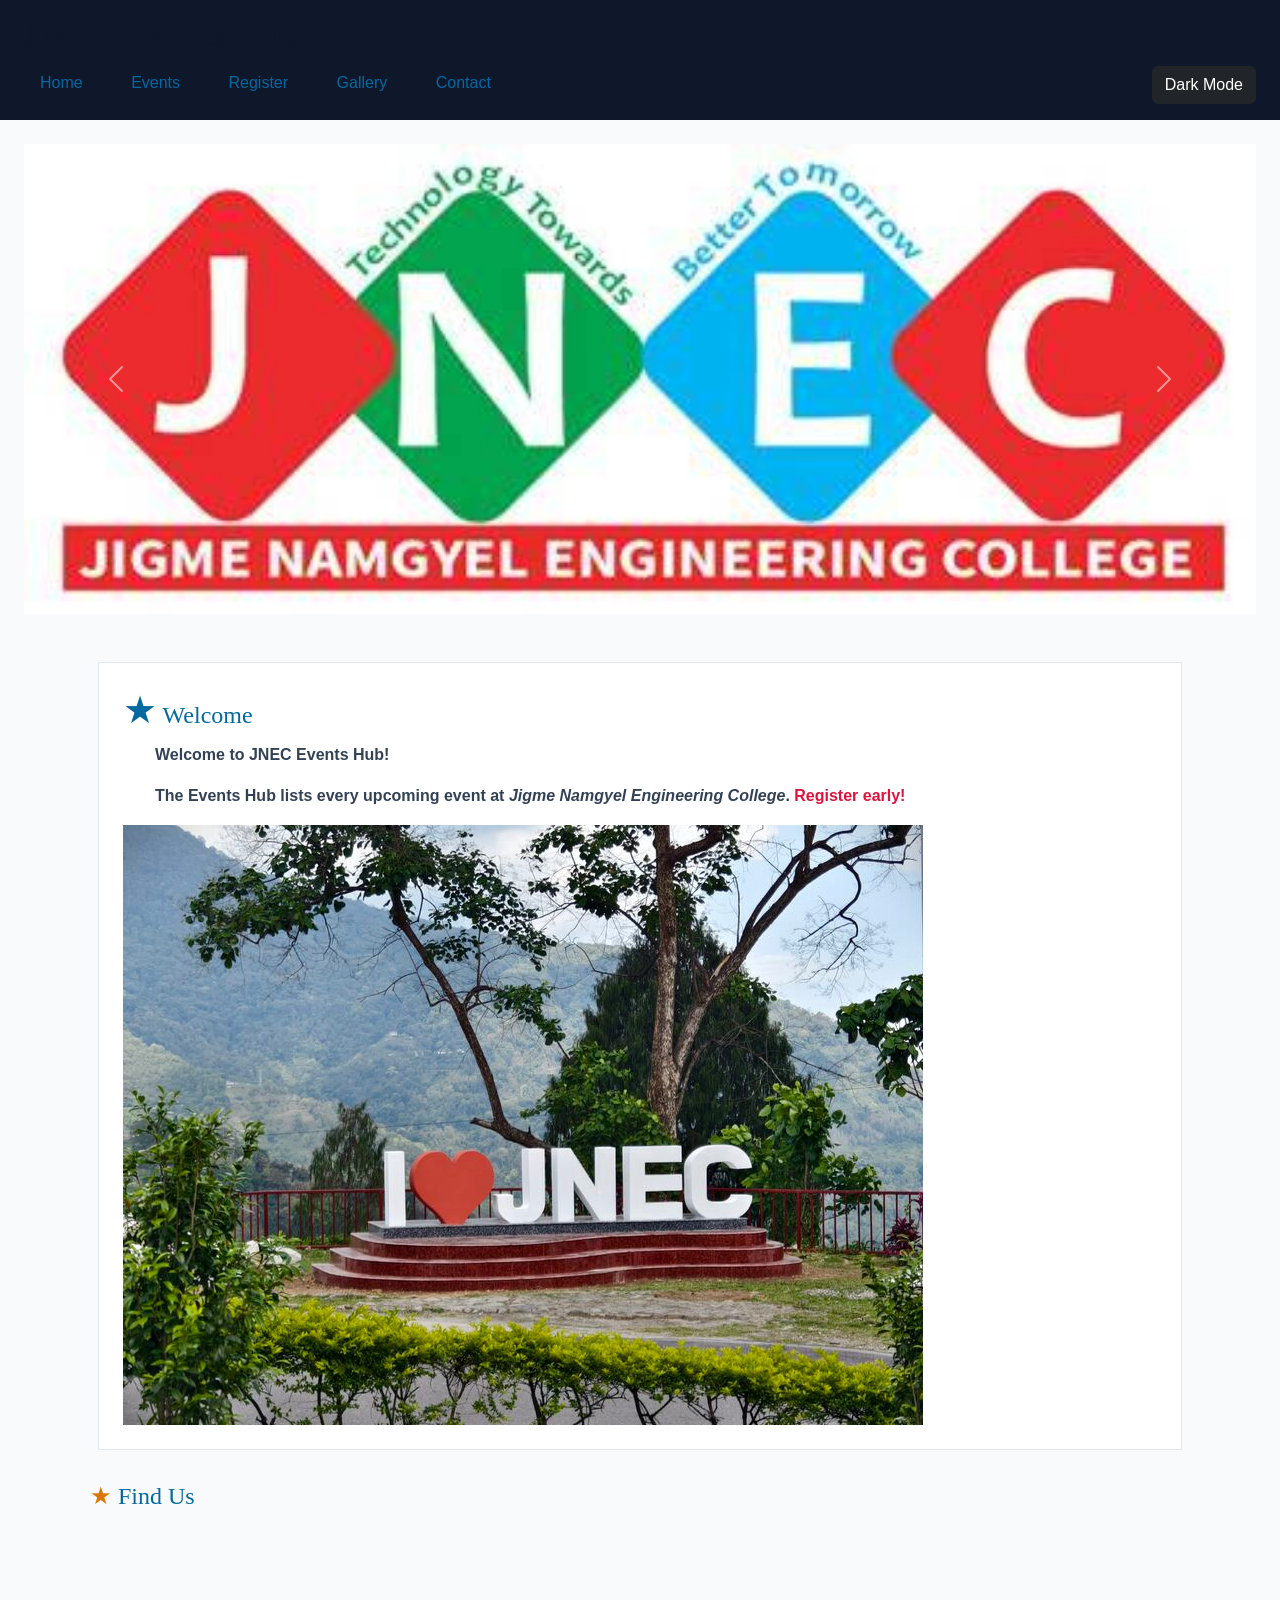
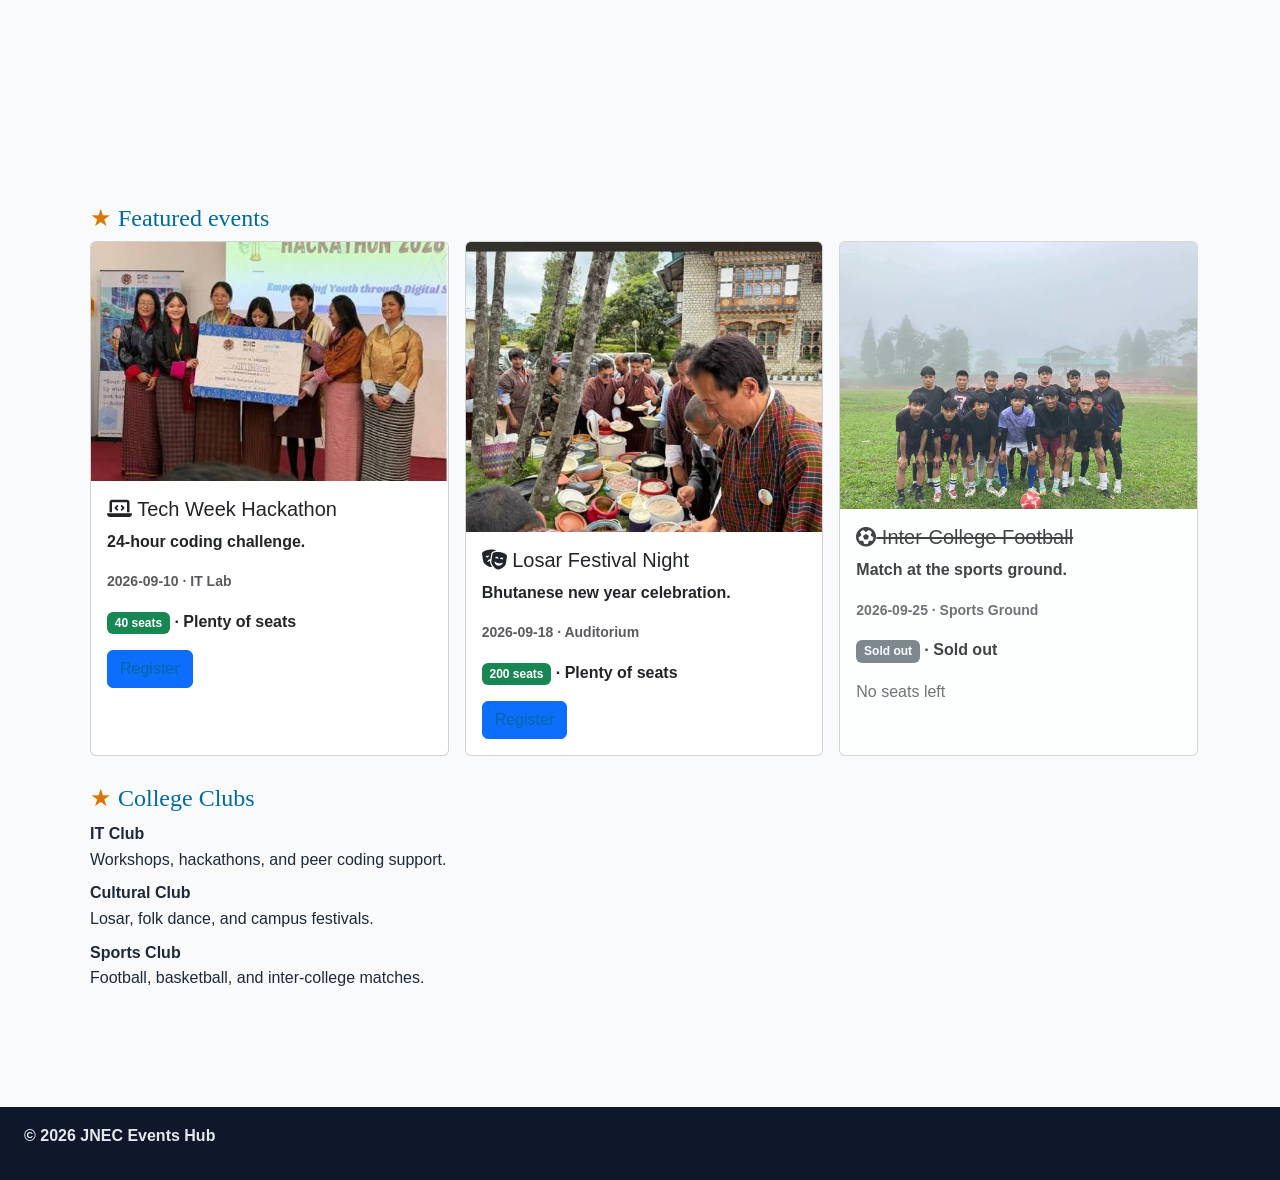
<file: index.html>
<!DOCTYPE html> 
 <html lang="en"> 
 <head> 
   <meta charset="UTF-8"> 
   <meta name="viewport" content="width=device-width, initial-scale=1.0"> 
   <title>JNEC Events Hub — Home</title> 
   <link 
href="https://cdn.jsdelivr.net/npm/bootstrap@5.3.3/dist/css/bootstrap.min.css" 
rel="stylesheet"> 
   <link rel="stylesheet" 
href="https://cdnjs.cloudflare.com/ajax/libs/font-awesome/6.5.2/css/all.min.css"> 
   <link rel="stylesheet" href="css/styles.css"> 
 </head> 
 <body> 
   <header id="top"> 
  <h1 class="hero-title">JNEC Events Hub</h1> 
  <button id="darkToggle" type="button" class="btn btn-dark mb-3">
          Dark Mode </button>
  <nav> 
    <a href="index.html">Home</a> 
    <a href="events.html">Events</a> 
    <a href="register.html">Register</a> 
    <a href="gallery.html">Gallery</a> 
    <a href="contact.html">Contact</a>
    
  </nav> 
   </header> 
 
   <main> 
  <div id="eventCarousel" class="carousel slide" data-bs-ride="carousel"> 
    <div class="carousel-inner"> 
      <div class="carousel-item active"> 
        <img src="media/banner1.jpg" class="d-block w-100" alt="Campus event banner 
1"> 
      </div> 
      <div class="carousel-item"> 
        <img src="media/banner2.jpg" class="d-block w-100" alt="Campus event banner 
2"> 
      </div> 
    </div> 
    <button class="carousel-control-prev" type="button" 
               data-bs-target="#eventCarousel" data-bs-slide="prev"> 
      <span class="carousel-control-prev-icon" aria-hidden="true"></span> 
      <span class="visually-hidden">Previous</span> 
    </button> 
    <button class="carousel-control-next" type="button" 
               data-bs-target="#eventCarousel" data-bs-slide="next"> 
      <span class="carousel-control-next-icon" aria-hidden="true"></span> 
      <span class="visually-hidden">Next</span> 
    </button> 
  </div> 
 
  <div class="container py-4"> 
    <section id="welcome" class="intro"> 
      <h2>Welcome</h2> 
      <p id="welcomeMsg">Welcome.</p>
      <p>The <strong>Events Hub</strong> lists every upcoming event at 
         <em>Jigme Namgyel Engineering College</em>. 
         <span class="highlight">Register early!</span></p> 
      <img src="media/campus.jpg" alt="JNEC campus" class="img-fluid"> 
    </section> 

    <section id="location">
<h2>Find Us</h2>
<iframe src="https://www.openstreetmap.org/export/embed.html?bbox=91.44,26.85,91.48,26.88"
width="400" height="250" title="Campus map"></iframe>
</section>

<section id="featured">
<h2>Featured events</h2>
<div class="row g-3" id="home-events"></div>
</section>

<section id="clubs">
<h2>College Clubs</h2>
<dl>
<dt>IT Club</dt>
<dd>Workshops, hackathons, and peer coding support.</dd>
<dt>Cultural Club</dt>
<dd>Losar, folk dance, and campus festivals.</dd>
<dt>Sports Club</dt>
<dd>Football, basketball, and inter-college matches.</dd>
</dl>
</section>
  </div> 
   </main> 
 
   <footer>
  <p>&copy; <span id="year"></span> JNEC Events Hub</p>
 </footer>
   <script 
src="https://cdn.jsdelivr.net/npm/bootstrap@5.3.3/dist/js/bootstrap.bundle.min.js">
</script> 
<script src="js/main.js"></script>
<script>
console.log("Events Hub loaded");
</script>

 </body> 
 </html>
</file>
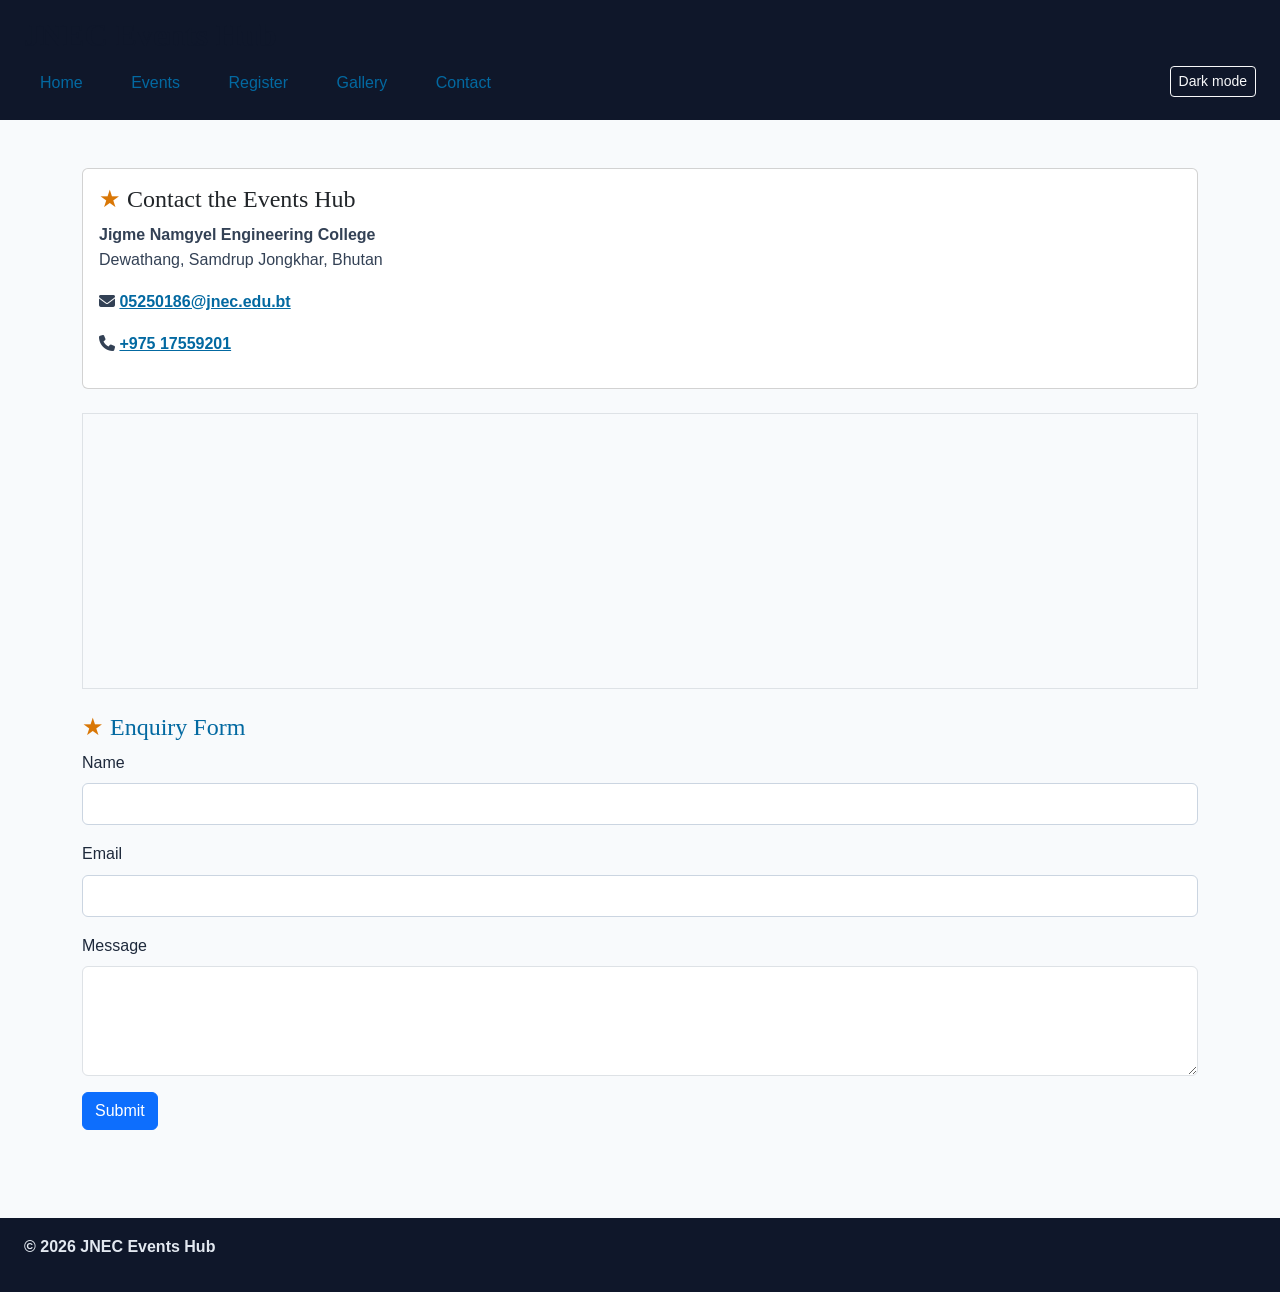
<file: contact.html>
<!DOCTYPE html> 
<html lang="en"> 
<head> 
<meta charset="UTF-8"> 
<meta name="viewport" content="width=device-width, initial-scale=1.0"> 
<title>JNEC Events Hub — Contact</title>
<!-- 1. Bootstrap CSS (framework) --> 
   <link 
href="https://cdn.jsdelivr.net/npm/bootstrap@5.3.3/dist/css/bootstrap.min.css" 
      rel="stylesheet"> 
   <!-- 2. Font Awesome (icons) --> 
   <link rel="stylesheet" 
         
href="https://cdnjs.cloudflare.com/ajax/libs/font-awesome/6.5.2/css/all.min.css"> 
   <!-- 3. YOUR CSS last so you can override Bootstrap --> 
   <link rel="stylesheet" href="css/styles.css"> 
 </head> 
 <body> 
    
<body> 
<header id="top"> 
<h1>JNEC Events Hub</h1> 
  <button type="button" id="darkToggle" class="btn btn-sm btn-outline-light">Dark 
mode</button> 
<nav> 
<a href="index.html">Home</a> 
<a href="events.html">Events</a> 
<a href="register.html">Register</a> 
<a href="gallery.html">Gallery</a> 
<a href="contact.html" title="Go to home page">Contact</a> 
</nav> 
</header>
<main> 
<!-- page content here -->
   <div class="container py-4"> 
    <div class="card mb-4"> 
      	<div class="card-body"> 
        <h2 class="card-title">Contact the Events Hub</h2> 
        <p>Jigme Namgyel Engineering College<br> 
           	Dewathang, Samdrup Jongkhar, Bhutan</p> 
        <p><i class="fa-solid fa-envelope"></i> 
           	<a href="mailto:events@jnec.edu.bt">05250186@jnec.edu.bt</a></p> 
        <p><i class="fa-solid fa-phone"></i> 
           	<a href="tel:+97517223344">+975 17559201</a></p> 
      	</div> 
    </div> 
 
     <div class="border p-2 mb-4"> 
      	<iframe 
src="https://www.openstreetmap.org/export/embed.html?bbox=91.44,26.85,91.48,26.88" 
              width="100%" height="250" title="Campus map"></iframe> 
    </div> 


        <h2>Enquiry Form</h2>

        <form action="#" method="post" id="enquiryForm">
                  	<div class="mb-3"> 
        <label for="enq-name" class="form-label">Name</label> 
        <input type="text" class="form-control" id="enq-name" name="name"> 
      	</div> 
      	<div class="mb-3"> 
        <label for="enq-email" class="form-label">Email</label> 
        <input type="text" class="form-control" id="enq-email" name="email"> 
      	</div> 
      	<div class="mb-3"> 
        <label for="enq-message" class="form-label">Message</label> 
        <textarea class="form-control" id="enq-message" name="message" 
rows="4"></textarea> 
      	</div> 
      	<button type="submit" class="btn btn-primary">Submit</button> 
    </form> 
  </div> 
</main> 
<footer>
  <p>&copy; <span id="year"></span> JNEC Events Hub</p>
 </footer>
    <script 
src="https://cdn.jsdelivr.net/npm/bootstrap@5.3.3/dist/js/bootstrap.bundle.min.js"></script> 

<script src="js/main.js"></script>
</body> 
</html>
</file>
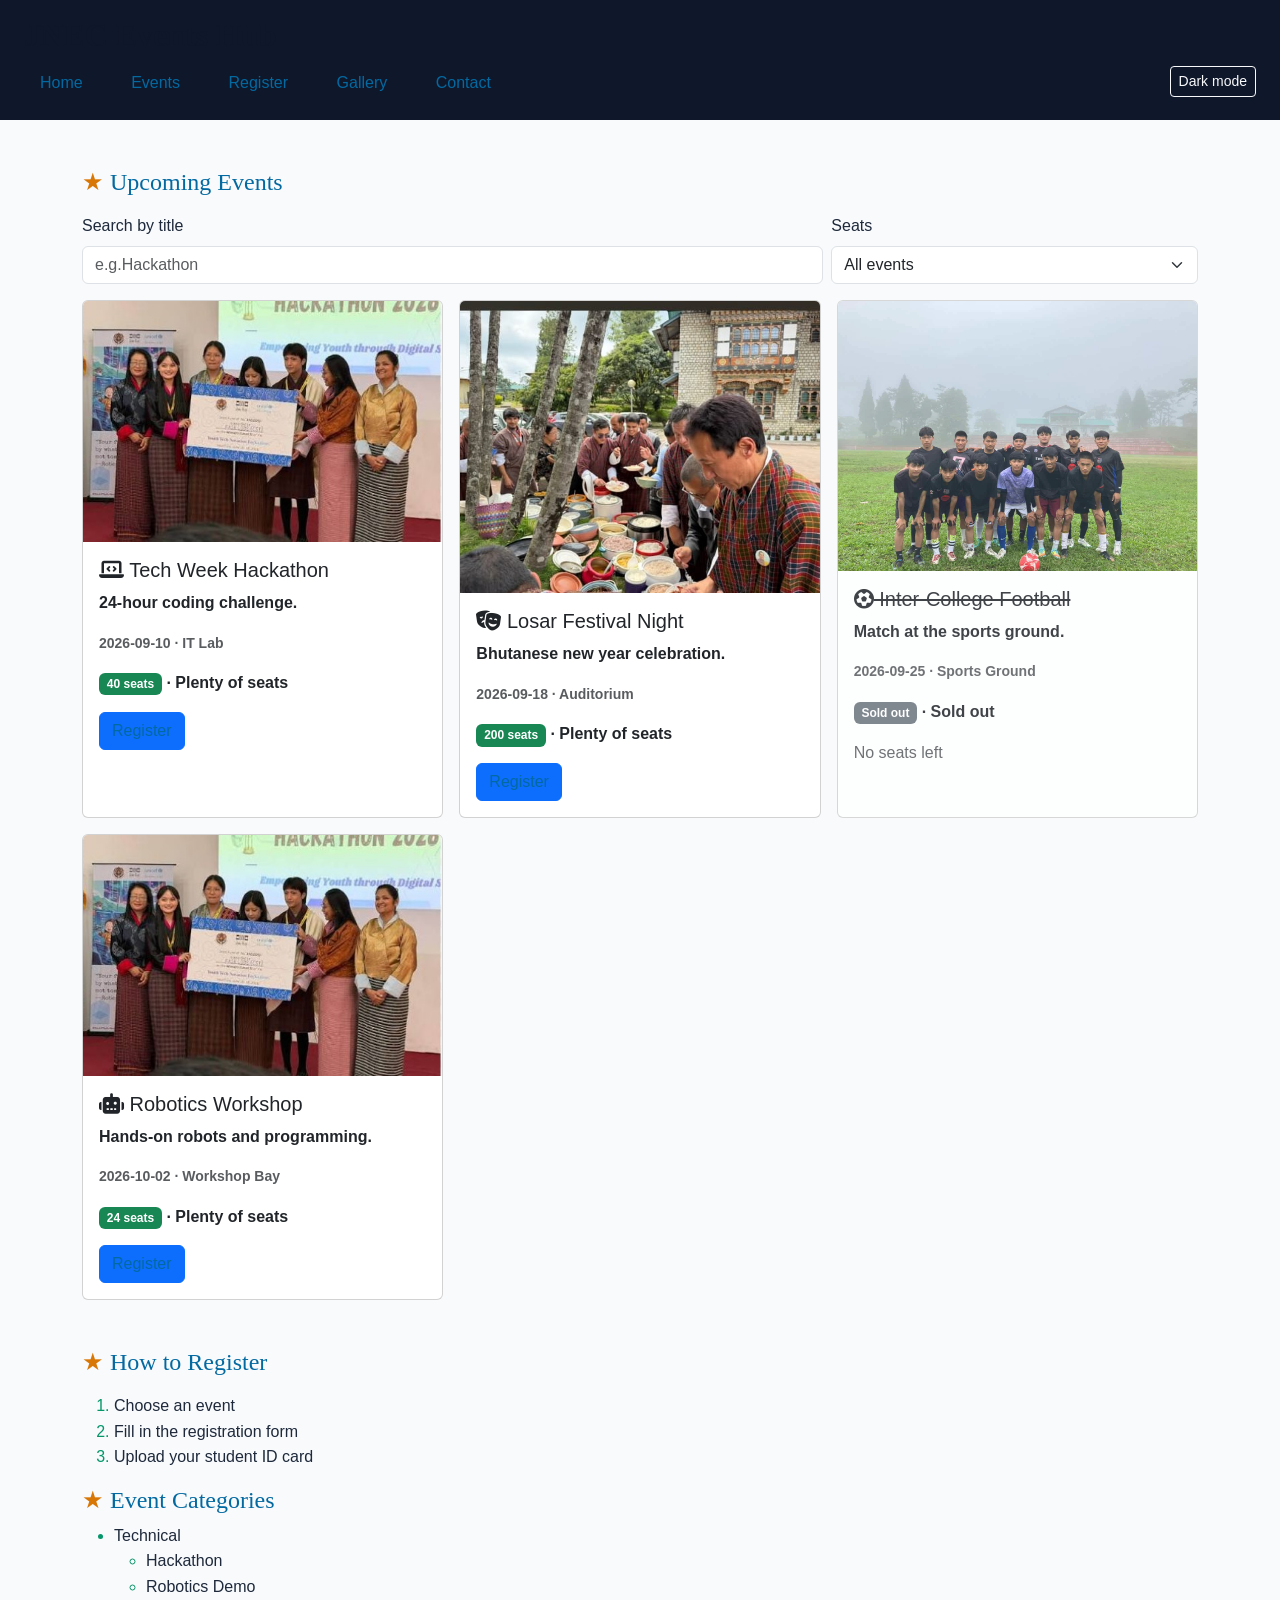
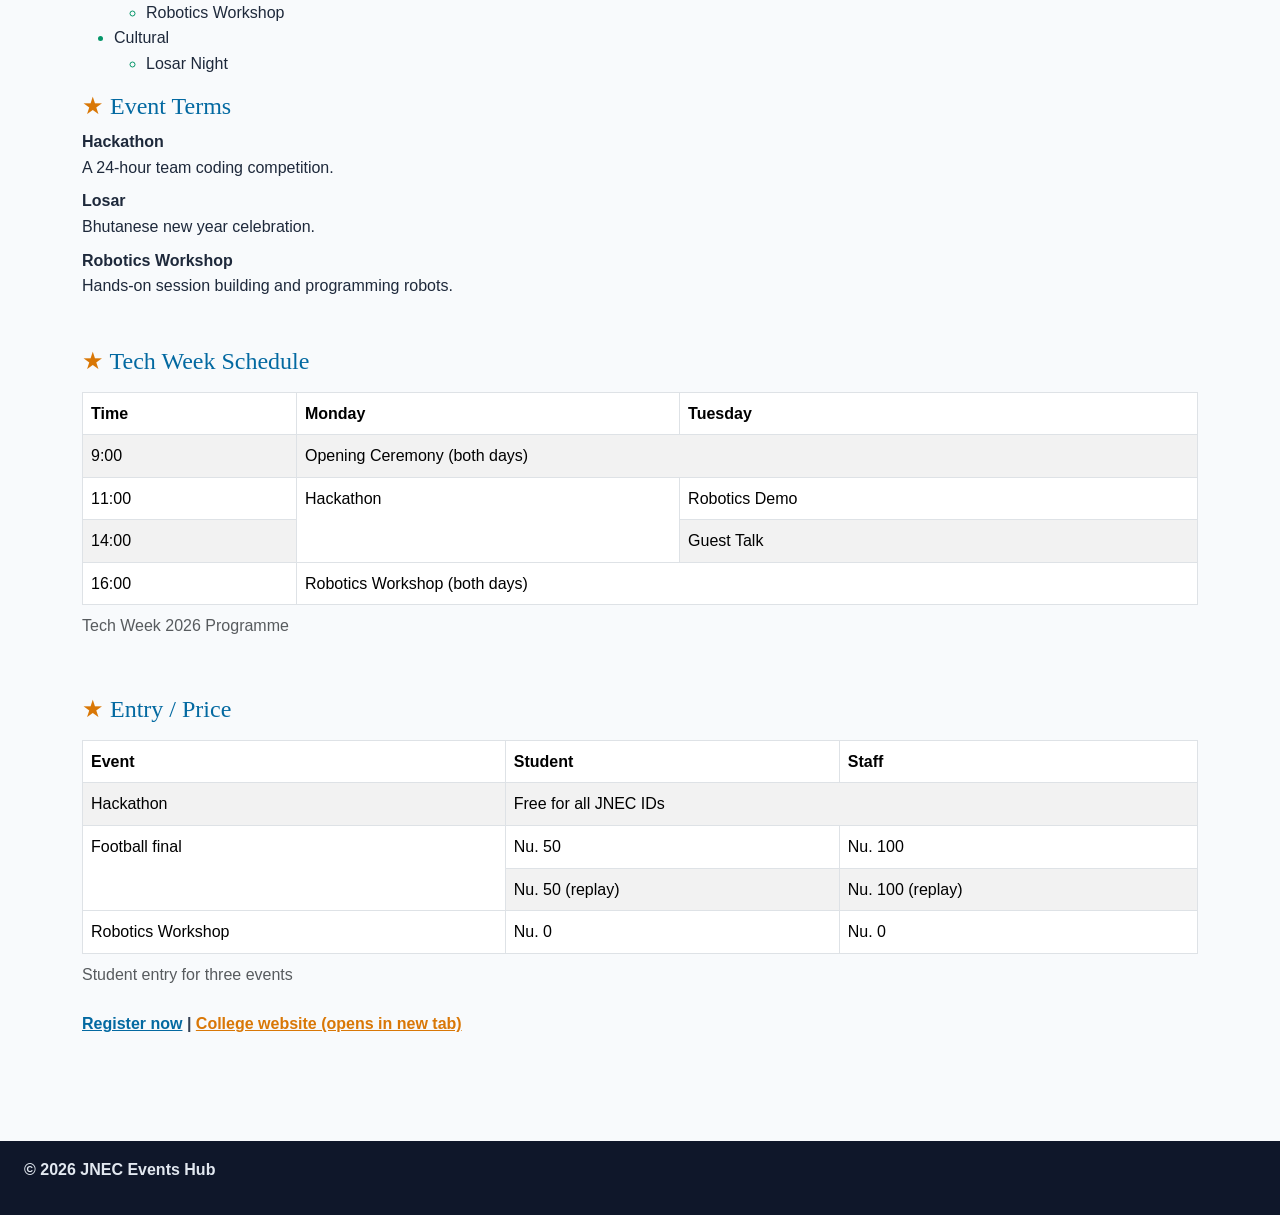
<file: events.html>
<!DOCTYPE html> 
 <html lang="en"> 
 <head> 
   <meta charset="UTF-8"> 
   <meta name="viewport" content="width=device-width, initial-scale=1.0"> 
   <title>JNEC Events Hub — Events</title> 
   <link 
href="https://cdn.jsdelivr.net/npm/bootstrap@5.3.3/dist/css/bootstrap.min.css" 
rel="stylesheet"> 
   <link rel="stylesheet" 
href="https://cdnjs.cloudflare.com/ajax/libs/font-awesome/6.5.2/css/all.min.css"> 
   <link rel="stylesheet" href="css/styles.css"> 
 </head> 
 <body> 
   <header id="top"> 
  <h1>JNEC Events Hub</h1> 
  <button type="button" id="darkToggle" class="btn btn-sm btn-outline-light">Dark mode</button>
  <nav> 
    <a href="index.html">Home</a> 
    <a href="events.html">Events</a> 
    <a href="register.html">Register</a> 
    <a href="gallery.html">Gallery</a> 
    <a href="contact.html">Contact</a> 
  </nav> 
   </header> 
  <main>
<div class="container py-4">
  <h2 class="mb-3">Upcoming Events</h2>
<div class="row g-2 mb-3">
<div class="col-md-8">
<label for="search" class="form-label">Search by title</label>
<input type="search" id="search" class="form-control" placeholder="e.g.
Hackathon">

</div>
<div class="col-md-4">
<label for="seat-filter" class="form-label">Seats</label>
<select id="seat-filter" class="form-select">
<option value="all">All events</option>
<option value="open">Open seats</option>
<option value="full">Sold out</option>
</select>
</div>
</div>

<div class="row g-3" id="eventList"></div>
<h2 class="mt-5 mb-3">How to Register</h2>
<ol type="1">
  <li>Choose an event</li>
  <li>Fill in the registration form</li>
  <li>Upload your student ID card</li>
</ol>

<h2>Event Categories</h2>
<ul>
  <li>Technical
<ul>
<li>Hackathon</li>
<li>Robotics Demo</li>
<li>Robotics Workshop</li>
</ul>
</li>
<li>Cultural
<ul><li>Losar Night</li></ul>
</li>
</ul>

<h2>Event Terms</h2>
<dl>
<dt>Hackathon</dt>
<dd>A 24-hour team coding competition.</dd>
<dt>Losar</dt>
<dd>Bhutanese new year celebration.</dd>
<dt>Robotics Workshop</dt>
<dd>Hands-on session building and programming robots.</dd>
</dl>

<h2 class="mt-5 mb-3">Tech Week Schedule</h2>
<table class="table table-striped table-bordered">
  <caption>Tech Week 2026 Programme</caption>
  <thead>
    <tr><th>Time</th><th>Monday</th><th>Tuesday</th></tr>
</thead>
	      	<tbody> 
        <tr> 
          <td>9:00</td> 
          <td colspan="2">Opening Ceremony (both days)</td> 
        </tr> 
        <tr> 
          <td>11:00</td> 
          <td rowspan="2">Hackathon</td> 
          <td>Robotics Demo</td> 
        </tr> 
        <tr> 
          <td>14:00</td> 
          <td>Guest Talk</td> 
        </tr> 
        <tr> 
          <td>16:00</td> 
          <td colspan="2">Robotics Workshop (both days)</td> 
        </tr> 
	      	</tbody> 
    </table> 
    <h2 class="mt-5 mb-3">Entry / Price</h2> 
    <table class="table table-striped table-bordered"> 
	      	<caption>Student entry for three events</caption> 
	      	<thead> 
           <tr><th>Event</th><th>Student</th><th>Staff</th></tr> 
	      	</thead> 
	      	<tbody> 
        <tr> 
             <td>Hackathon</td> 
          <td colspan="2">Free for all JNEC IDs</td> 
        </tr> 
        <tr> 
          <td rowspan="2">Football final</td> 
          <td>Nu. 50</td> 
          <td>Nu. 100</td> 
        </tr> 
        <tr> 
          <td>Nu. 50 (replay)</td> 
          <td>Nu. 100 (replay)</td> 
        </tr> 
        <tr> 
          <td>Robotics Workshop</td> 
          <td>Nu. 0</td> 
          <td>Nu. 0</td> 
        </tr> 
	      	</tbody> 
    </table> 
 
    <p><a href="register.html">Register now</a> | 
       	<a href="https://www.jnec.edu.bt" target="_blank" rel="noopener"> 
       	College website (opens in new tab)</a></p> 
  </div> 
   </main> 
 
   <footer> 
  <p>&copy; <span id="year"></span> JNEC Events Hub</p> 
   </footer> 
   <script 
src="https://cdn.jsdelivr.net/npm/bootstrap@5.3.3/dist/js/bootstrap.bundle.min.js">
</script> 
<script src="js/main.js"></script> 
 </body> 
 </html>
</file>
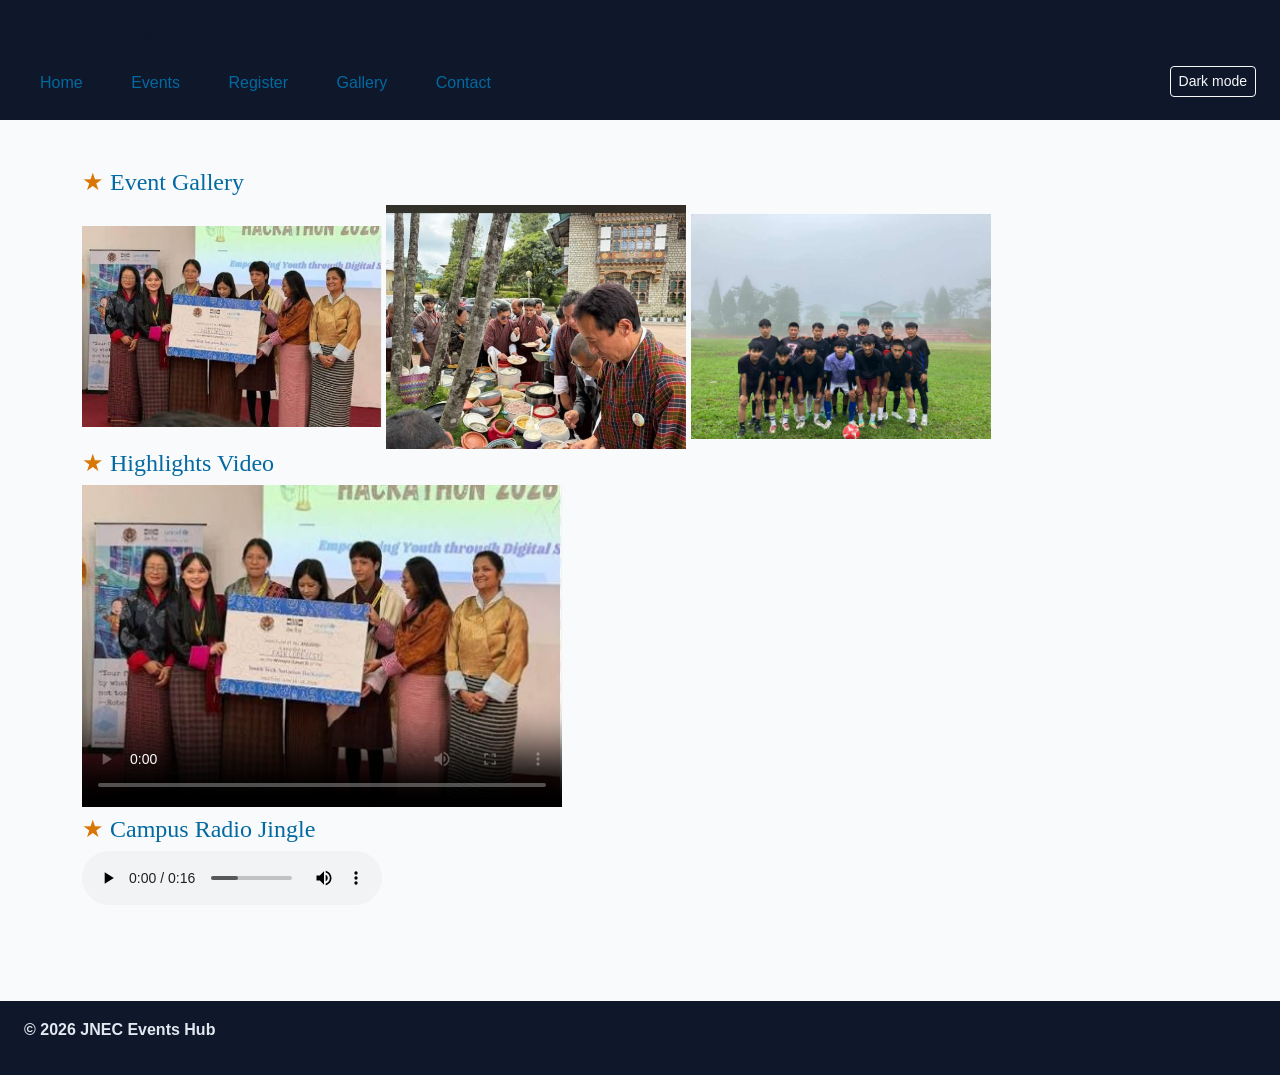
<file: gallery.html>
<!DOCTYPE html> 
 <html lang="en"> 
 <head> 
   <meta charset="UTF-8"> 
   <meta name="viewport" content="width=device-width, initial-scale=1.0"> 
   <title>JNEC Events Hub — Gallery</title> 
   <link 
href="https://cdn.jsdelivr.net/npm/bootstrap@5.3.3/dist/css/bootstrap.min.css" 
rel="stylesheet"> 
   <link rel="stylesheet" 
href="https://cdnjs.cloudflare.com/ajax/libs/font-awesome/6.5.2/css/all.min.css"> 
   <link rel="stylesheet" href="css/styles.css"> 
 </head> 
 <body> 
   <header id="top"> 
  <h1>JNEC Events Hub</h1> 
  <button type="button" id="darkToggle" class="btn btn-sm btn-outline-light">Dark 
mode</button> 
  <nav> 
    <a href="index.html">Home</a> 
    <a href="events.html">Events</a> 
    <a href="register.html">Register</a> 
    <a href="gallery.html">Gallery</a> 
    <a href="contact.html">Contact</a> 
  </nav> 
   </header> 
   <main> 
  <div class="container py-4"> 
    <h2>Event Gallery</h2> 
    <img src="media/hackathon.jpg" alt="Students at last year's hackathon" 
width="300"> 
    <img src="media/losar.jpg" alt="Losar celebration" width="300"> 
    <img src="media/football.jpg" alt="Inter-college football final" width="300"> 
 
    <h2>Highlights Video</h2> 
    <video controls width="480" poster="media/hackathon.jpg"> 
      	<source src="media/highlights.mp4" type="video/mp4"> 
      	Sorry, your browser does not support the video element. 
    </video> 
 
    <h2>Campus Radio Jingle</h2> 
    <audio controls> 
      	<source src="media/jingle.mp3" type="audio/mpeg"> 
      	Sorry, your browser does not support the audio element. 
    </audio> 
  </div> 
   </main> 
   <footer> 
  <p>&copy; <span id="year"></span> JNEC Events Hub</p> 
   </footer> 
   <script 
src="https://cdn.jsdelivr.net/npm/bootstrap@5.3.3/dist/js/bootstrap.bundle.min.js"></script> 
   <script src="js/main.js"></script> 
 </body> 
 </html>
</file>
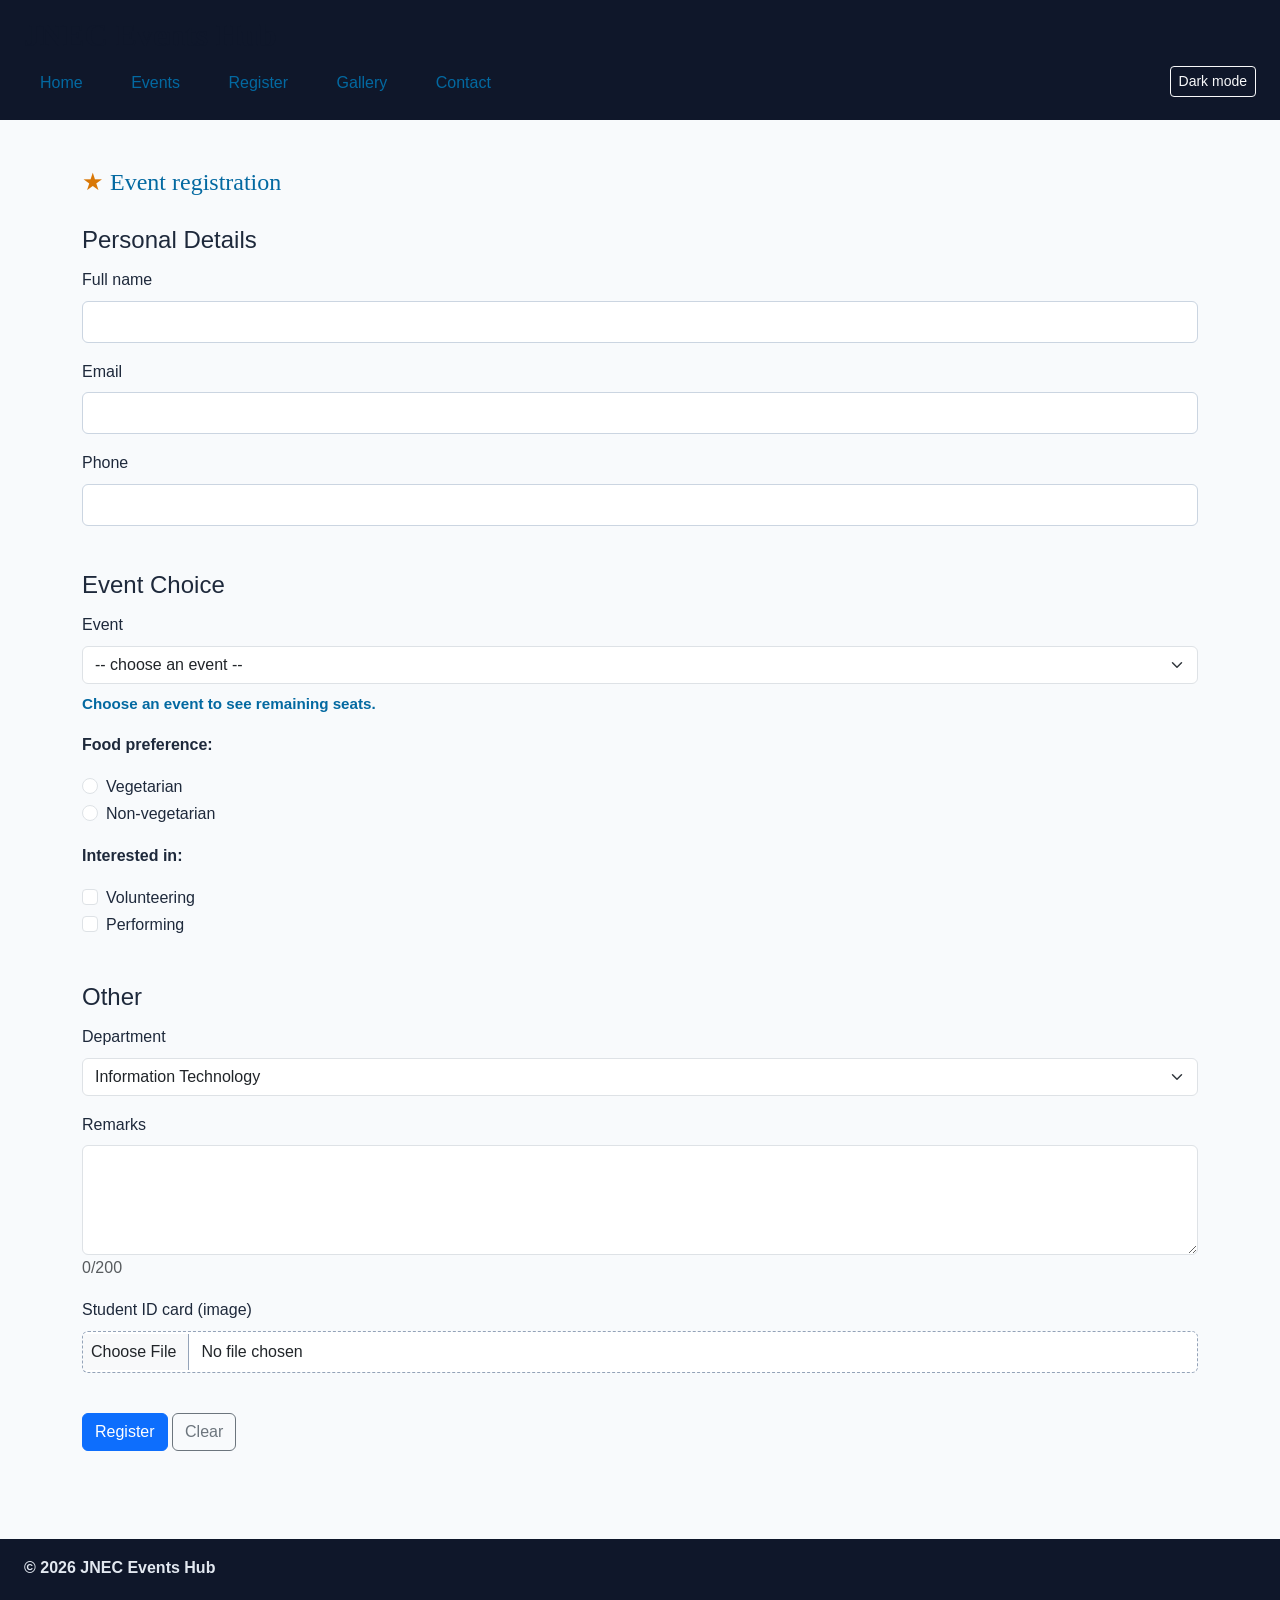
<file: register.html>
<!DOCTYPE html> 
 <html lang="en"> 
 <head> 
   <meta charset="UTF-8"> 
   <meta name="viewport" content="width=device-width, initial-scale=1.0"> 
   <title>JNEC Events Hub — Register</title> 
   <link 
href="https://cdn.jsdelivr.net/npm/bootstrap@5.3.3/dist/css/bootstrap.min.css" 
rel="stylesheet"> 
   <link rel="stylesheet" 
href="https://cdnjs.cloudflare.com/ajax/libs/font-awesome/6.5.2/css/all.min.css"> 
   <link rel="stylesheet" href="css/styles.css"> 
 </head> 
 <body> 
   <header id="top"> 
  <h1>JNEC Events Hub</h1> 
    <button type="button" id="darkToggle" class="btn btn-sm btn-outline-light">Dark 
mode</button> 
  <nav> 
    <a href="index.html">Home</a> 
    <a href="events.html">Events</a> 
    <a href="register.html">Register</a> 
    <a href="gallery.html">Gallery</a> 
    <a href="contact.html">Contact</a> 
  </nav> 
   </header> 
 
   <main> 
  <div class="container py-4"> 
    <h2 class="mb-4">Event registration</h2> 
    <form action="#" method="post" enctype="multipart/form-data" id="regForm"> 
      <fieldset class="mb-4"> 
        <legend>Personal Details</legend> 
        <div class="mb-3"> 
          <label for="fullname" class="form-label">Full name</label>
          <input type="text" class="form-control" id="fullname" name="fullname"> 
          <span id="fullnameError"></span>
          <span id="err-fullname" class="error"></span>
        </div> 
        <div class="mb-3"> 
          <label for="email" class="form-label">Email</label> 
          <input type="text" class="form-control" id="email" name="email">
          <span id="emailError"></span>
          <span id="err-email" class="error"></span>
        </div> 
        <div class="mb-3"> 
          <label for="phone" class="form-label">Phone</label> 
          <input type="text" class="form-control" id="phone" name="phone">
          <span id="phoneError"></span>
          <span id="err-phone" class="error"></span> 
        </div> 
      </fieldset> 
 
      <fieldset class="mb-4"> 
        <legend>Event Choice</legend> 
        <div class="mb-3"> 
          <label for="event_id" class="form-label">Event</label> 
          <select class="form-select" id="event_id" name="event_id"> 
            <option value="">-- choose an event --</option> 
            <option value="1">Tech Week Hackathon</option> 
            <option value="2">Losar Festival Night</option> 
            <option value="3">Inter-College Football</option>
            <option value="4">Robotics Workshop</option> 
          </select>

          <!-- <p id="seats-hint"></p> -->
           <span id="err-event_id" class="error"></span>
          <p id="seatsHint" class="seats-hint mt-2">Choose an event to see remaining seats.</p>
            
        </div> 
        <p>Food preference:</p> 
        <div class="form-check"> 
          <input class="form-check-input" type="radio" id="veg" name="food" 
value="veg"> 
          <label class="form-check-label" for="veg">Vegetarian</label> 
        </div> 
        <div class="form-check mb-3"> 
          <input class="form-check-input" type="radio" id="nonveg" name="food" 
value="nonveg"> 
          <label class="form-check-label" for="nonveg">Non-vegetarian</label> 
        </div> 
        <span id="err-event_id" class="error"></span>

        <p>Interested in:</p> 
        <div class="form-check"> 
          <input class="form-check-input" type="checkbox" id="volunteer" 
name="interests" value="volunteer"> 
          <label class="form-check-label" for="volunteer">Volunteering</label> 
        </div> 
        <div class="form-check mb-3"> 
          <input class="form-check-input" type="checkbox" id="perform" 
name="interests" value="perform"> 
          <label class="form-check-label" for="perform">Performing</label> 
          <span id="err-interests" class="error"></span>
          
        </div> 
      </fieldset> 
 
      <fieldset class="mb-4"> 
           <legend>Other</legend> 
        <div class="mb-3"> 
          <label for="department" class="form-label">Department</label> 
          <select class="form-select" id="department" name="department"> 
            <option value="it">Information Technology</option> 
            <option value="civil">Civil</option> 
            <option value="electrical">Electrical</option> 
          </select> 
        </div> 
        <div class="mb-3"> 
          <label for="remarks" class="form-label">Remarks</label> 
          <textarea class="form-control" id="remarks" name="remarks" 
rows="4" maxlength="200"></textarea> 
          <span id="charCount" class="text-muted">0/200</span> 
        </div> 
        <div class="mb-3"> 
          <label for="id_card" class="form-label">Student ID card (image)</label> 
          <input class="form-control" type="file" id="id_card" name="id_card"> 
        </div> 
      </fieldset> 
 
      <button type="submit" class="btn btn-primary">Register</button> 
      <button type="reset" class="btn btn-outline-secondary">Clear</button> 
    </form> 
  </div> 
   </main> 
 

  <footer>
  <p>&copy; <span id="year"></span> JNEC Events Hub</p>
 </footer>
   <script 
src="https://cdn.jsdelivr.net/npm/bootstrap@5.3.3/dist/js/bootstrap.bundle.min.js">
</script> 
<script src="js/main.js"></script>
<script src="js/validate.js"></script>
 </body> 
 </html>
</file>
<file: css/styles.css>
/* FILE: css/styles.css — shared by all Events Hub pages */ 
 body { 
   font-family: "Segoe UI", Arial, sans-serif; 
   margin: 0; 
   color: #1e293b; 
   background: #f8fafc; 
      font-size: 16px; 
      line-height: 1.6; 

 } 
 header { 
   background: #130f2d; 
   color: white; 
   padding: 16px 24px; 
 } 
 nav a { 
   color: #7dd3fc; 
   margin-right: 12px; 
   text-decoration: none; 
   display: inline-block; 
   padding: 8px 16px; 

 } 
 footer { 
   background: #0f172a; 
   color: #e2e8f0; 
   padding: 16px 24px; 
   margin-top: 40px; 
 } 
 main { 
   padding: 24px; 
 } 

 /* simple selectors */ 
 h1 { color: #0f172a; font-weight: 700; font-size: 2rem; } 
 h2 { color: #0369a1; font-size: 1.5rem; text-align: left; }                 
.intro { background: #f8fafc; }          
#welcome { padding: 24px; }              
p.intro { font-size: 1.05rem; }           
h1, h2, h3 { font-family: Georgia, serif; }  /* grouping */ 

/* combinators */ 
nav a { text-decoration: none; }         
/* descendant */ 
main > section { margin-bottom: 24px; }  /* child   
h2 + p { font-style: italic; }           
*/ 
/* adjacent   */ 
h2 ~ p { color: #334155; }               
/* general sibling */

/* pseudo-classes */ 
 nav a:hover { color: #38bdf8; } 
 input:focus { outline: 2px solid #0369a1; } 
 input:checked + label { font-weight: 700; } 
 tr:nth-child(even) { background: #f1f5f9; } 
 
 /* anchor LVHA order */ 
 a:link { color: #0369a1; } 
 a:visited { color: #7c3aed; } 
 a:hover { color: #0ea5e9; } 
 a:active { color: #b91c1c; }

  /* original pseudo-class (Activity 5) */ 
 button:hover { 
   opacity: 0.9; 
 } 


 /* pseudo-elements */ 
 p::first-line { font-weight: bold; } 
 .intro::first-letter { 
   font-size: 1.6em; 
   color: #0369a1; 
 } 
 h2::before { content: "★ "; color: #d97706; } 
 li::marker { color: #059669; } 
 ::selection { color: #7f1d1d; background: #fde68a; } 

 /* attribute selectors */ 
 a[target="_blank"] { color: #d97706; } 
 input[type="file"] { border: 1px dashed #94a3b8; padding: 8px; } 
input[type="text"] { border: 1px solid #cbd5e1; padding: 8px; } 

 /* original attribute selector (Activity 5) */ 
 input[type="checkbox"] { 
   accent-color: #0369a1; 
 } 

 .highlight { color: crimson; } 
 .intro p { 
   text-indent: 2em; 
   text-align: justify; 
 } 
 .sold-out { 
   text-decoration: line-through; 
   text-decoration-color: #ef4444; 
   text-decoration-style: solid; 
 } 
 .hero-title { 
   letter-spacing: 0.04em; 
   word-spacing: 0.1em; 
 } 
 em { font-style: italic; } 
 header { background-color: #0f172a; } 
 

 .intro { 
   margin: 24px 16px 32px 16px; 
   padding: 20px; 
   border: 1px solid #e2e8f0; 
   background: white; 
 } 
 section { 
   margin-bottom: 28px; 
   padding-left: 8px; 
 } 
 
 .admin-only { display: none; } 
 .badge { display: inline; } 
 .event-card { display: block; } 
 
 .error { color: #b91c1c; font-size: 0.9rem; display: block; margin-top: 0.25rem; } 
 
 .sold-out-card { opacity: 0.85; } 
 .sold-out-card .card-title { text-decoration: line-through; } 
 
 #darkToggle { 
   float: right; 
   margin-top: 4px; 
 } 
 
 body.dark { 
   background: #0f172a; 
   color: #e2e8f0; 
 } 
 body.dark header, 
 body.dark footer { 
   background: #020617; 
 } 
 body.dark .card, 
 body.dark .intro { 
   background: #1e293b; 
   color: #e2e8f0; 
   border-color: #334155; 
 } 
 body.dark h1, 
 body.dark h2 { 
   color: #7dd3fc; 
 } 
 
 .seats-hint { 
   font-size: 0.95rem; 
   color: #0369a1; 
 } 
 
 img { max-width: 100%; height: auto; } 
 
 @media (max-width: 600px) { 
   nav a { 
  display: block; 
  margin: 4px 0; 
   } 
   body { font-size: 15px; } 
 }
</file>
